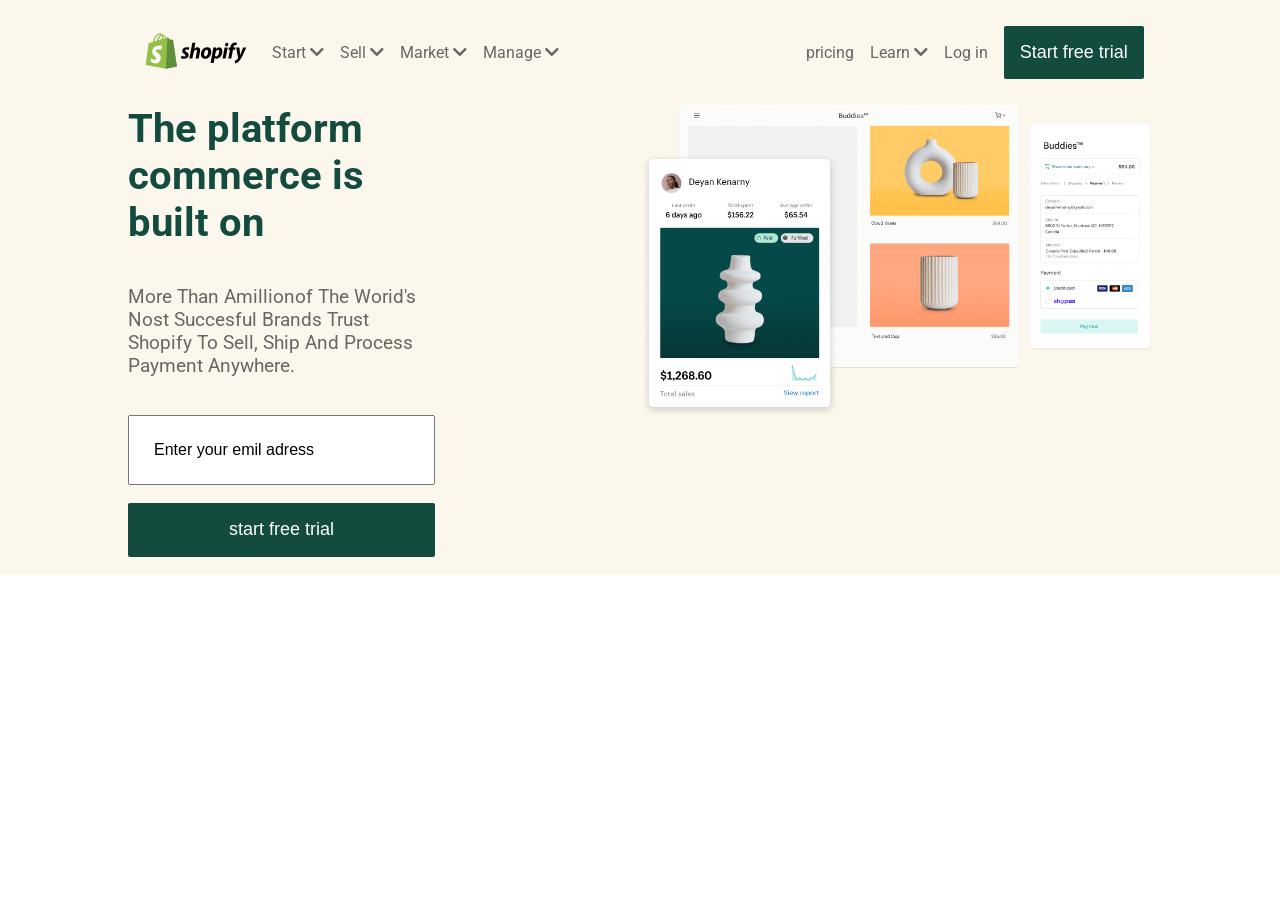
<file: index.html>
<!DOCTYPE html>
<html>
  <head>
    <title>
      Start a Business, Grow Your Business - Shopify 14-Day Free Trial
    </title>
    <link rel="stylesheet" href="css/style.css" />
    <link
      rel="stylesheet"
      href="https://cdnjs.cloudflare.com/ajax/libs/font-awesome/5.15.4/css/all.min.css"
      integrity="sha512-1ycn6IcaQQ40/MKBW2W4Rhis/DbILU74C1vSrLJxCq57o941Ym01SwNsOMqvEBFlcgUa6xLiPY/NS5R+E6ztJQ=="
      crossorigin="anonymous"
      referrerpolicy="no-referrer"
    />
  </head>
  <body>
    <header>
      <nav>
        <div class="container">
          <div class="navigation">
          <div class="nav-left">
            <ul>
              <li>
                <img
                  src="images/shopify-logo.svg"
                  alt="Shopify Logo"
                  class="logo"
                />
              </li>
              <li>Start <i class="fas fa-chevron-down"></i></li>
              <li>Sell <i class="fas fa-chevron-down"></i></li>
              <li>Market <i class="fas fa-chevron-down"></i></li>
              <li>Manage <i class="fas fa-chevron-down"></i></li>
            </ul>
          </div>
          <div class="nav-right">
            <ul>
              <li>pricing</li>
              <li>Learn <i class="fas fa-chevron-down"></i></li>
              <li>Log in</li>
              <li><button class="btn btn-green">Start free trial</button></li>
            </ul>
          </div>
          </div>
        </div>
      </nav>
      <section class="hero">
        <div class="container">
          <div class="hero-flex">
          <div class="hero-left">
            <h1 class= "capitalize">The platform commerce is built on</h1>
            <p class="commerce">
              More than amillionof the worid's nost succesful brands trust
              shopify to sell, ship and process payment anywhere.
            </p>
            <form>
              <input class="email" type="Email" address value="Enter your emil adress" />
              <input
                type="submit"
                value="start free trial"
                class="btn btn-green"
              />
            </form>
          </div>
          <div class="hero-right">
            <img src="images/hero-image.png" alt="shopify'admin dashboard" />
          </div>
           
          </div>
        </div>
      </section>
    </header>
  </body>
</html>
</file>
<file: css/style.css>
@import url('https://fonts.googleapis.com/css2?family=Roboto:wght@300;400;700&display=swap');
:root{--primary-color:#134C3F;
--light-grey:#F2F7ED;
--beige:#FBF7ED;
--dark-grey:#676765;
--white:#FFFFFF;
}
*{margin:0;
padding:0;
box-sizing:border-box;
}
/*global styles*/
body{

  font-family: "roboto",sans-serif;

}
/* button style */
.btn{
  padding: 0.9em;
font-size: large;
}
.btn-green{
  background-color:var(--primary-color);
color:var(--white);
border: none;
}

.container{width: 80%;
margin: 0 auto;


}
/* navgation styles */
.navigation{display:flex;
justify-content:space-between;
align-items: center;
color:var(--dark-grey);
}

nav ul{display: flex;
list-style-type: none;
align-items: center;

}
nav ul li{padding: 0.5em;}
/* hero-styles */
.hero-flex{
display:flex;
justify-content: space-between;

}
.capitalize{
font-size: 2.5rem;
color:var(--primary-color);
}
.commerce{
  text-transform: capitalize;
  font-size: 1.2rem;
  margin: 2em 0;
  color:var(--dark-grey)
}
.email{
  padding: 1.5em;
  font-size: 1rem;
  width: 100%;
}
.btn-green{margin: 1em;
border-radius: 2px;
box-shadow:var(--primary-color);
margin:1em auto;
width: 100%;
}
.hero-left{
  width: 30%;
}
.hero-right{
  width: 50%;
}


.hero-right img {
  width: 100%;
}
header{
  background-color:var(--beige);
}
</file>
